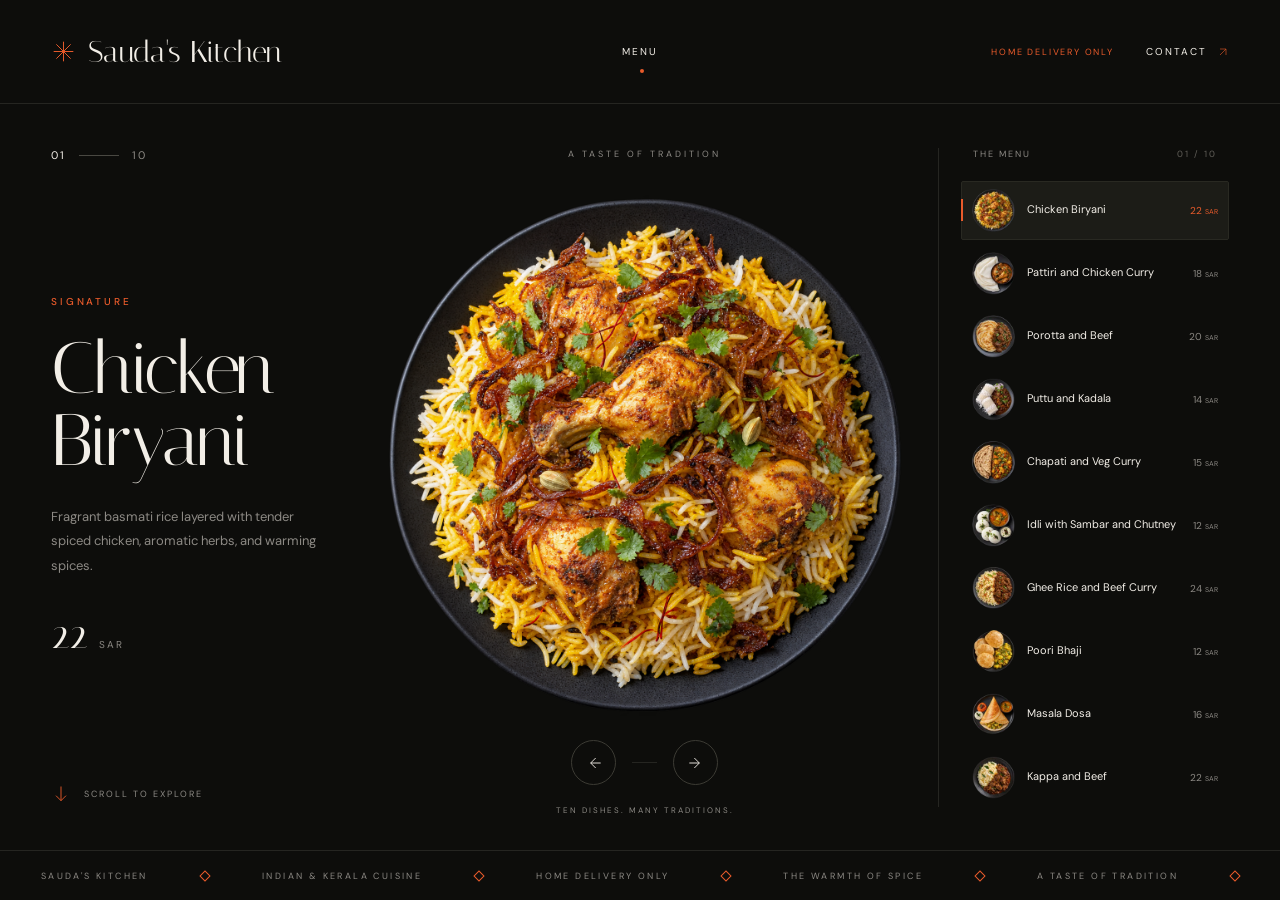
<file: index.html>
<!doctype html>
<html lang="en">
<head>
  <meta charset="utf-8">
  <meta name="viewport" content="width=device-width, initial-scale=1, viewport-fit=cover">
  <meta name="theme-color" content="#0d0d0b">
  <meta name="description" content="Sauda's Kitchen — Indian and Kerala cuisine. Home delivery only. Explore our ten-dish menu and contact us.">
  <title>Sauda's Kitchen — Indian & Kerala Menu</title>
  <link rel="preload" href="images/chicken-biryani.png" as="image" media="(min-width: 901px)" fetchpriority="high">
  <link rel="preload" href="assets/display/chicken-biryani.webp" as="image" media="(max-width: 900px)" fetchpriority="high">
  <link rel="stylesheet" href="styles.css">
  <script src="menu.js" defer></script>
</head>
<body>
  <header class="header">
    <a class="wordmark" href="./" aria-label="Sauda's Kitchen menu home"><svg aria-hidden="true" viewBox="0 0 28 28"><path d="M14 3v22M3 14h22M6 6l16 16M6 22 22 6"/></svg>Sauda's Kitchen</a>
    <span class="header-menu">MENU</span>
    <div class="header-actions"><span class="delivery-notice">HOME DELIVERY ONLY</span><button class="contact-trigger" id="contact-open" aria-haspopup="dialog" aria-controls="contact-dialog">CONTACT <svg aria-hidden="true" viewBox="0 0 24 24"><path d="M6 18 18 6M6 6h12v12"/></svg></button></div>
  </header>
  <p class="mobile-delivery"><svg aria-hidden="true" viewBox="0 0 24 24"><path d="M3 5h11v12H3zM14 9h4l3 4v4h-7M4 17h16"/><circle cx="7" cy="18" r="2"/><circle cx="18" cy="18" r="2"/></svg> HOME DELIVERY ONLY</p>

  <main class="menu-experience" aria-label="Sauda's Kitchen menu">
    <section class="dish-info" aria-labelledby="dish-name">
      <div class="dish-count"><span id="dish-number">01</span><span class="count-line"></span><span>10</span></div>
      <div class="dish-copy">
        <p class="eyebrow" id="dish-category">SIGNATURE</p>
        <h1 id="dish-name">Chicken Biryani</h1>
        <p class="description" id="dish-description">Fragrant basmati rice layered with tender spiced chicken, aromatic herbs, and warming spices.</p>
        <p class="price"><span id="dish-price">22</span><span class="currency">SAR</span></p>
      </div>
      <p class="explore-hint"><svg aria-hidden="true" viewBox="0 0 24 24"><path d="M12 3v17m-6-6 6 6 6-6"/></svg><span class="desktop-hint">SCROLL TO EXPLORE</span><span class="mobile-hint">SWIPE TO EXPLORE</span></p>
    </section>

    <section class="hero" aria-label="Selected dish photograph">
      <p class="hero-caption">A TASTE OF TRADITION</p>
      <div class="plate-stage" id="plate-stage">
        <div class="plate-slot" id="plate-a"><picture><source media="(max-width: 900px)" srcset="assets/display/chicken-biryani.webp"><img class="plate-image" src="images/chicken-biryani.png" alt="Chicken Biryani" width="1254" height="1254" fetchpriority="high" draggable="false"></picture></div>
        <div class="plate-slot" id="plate-b" hidden><picture><source media="(max-width: 900px)"><img class="plate-image" alt="" width="1254" height="1254" draggable="false"></picture></div>
        <div class="ingredient-layer" id="ingredient-layer" data-dish-index="0" aria-hidden="true"></div>
        <div class="ingredient-panel" id="ingredient-panel" hidden><p class="ingredient-panel-heading">VISIBLE COMPONENTS</p><ul id="ingredient-list"></ul></div>
        <div class="mobile-ingredient-hotspots" id="mobile-ingredient-hotspots" role="group" aria-label="Ingredient hotspots" aria-hidden="true" inert></div>
        <p class="hotspot-label" id="hotspot-label" role="status" aria-live="polite" aria-atomic="true" hidden></p>
      </div>
      <div class="hero-bottom">
        <div class="arrow-controls" aria-label="Browse dishes">
          <button id="previous" class="arrow-button" aria-label="Previous dish"><svg viewBox="0 0 24 24" aria-hidden="true"><path d="m14 6-6 6 6 6M8 12h12"/></svg></button>
          <span class="control-divider" aria-hidden="true"></span>
          <button id="next" class="arrow-button" aria-label="Next dish"><svg viewBox="0 0 24 24" aria-hidden="true"><path d="m10 6 6 6-6 6M16 12H4"/></svg></button>
        </div>
        <p class="plate-note">TEN DISHES. MANY TRADITIONS.</p>
        <button class="ingredients-toggle" id="ingredients-toggle" aria-expanded="false" aria-controls="ingredient-panel">EXPLORE INGREDIENTS</button>
      </div>
    </section>

    <nav class="dish-navigation" aria-label="All dishes">
      <div class="nav-heading"><span>THE MENU</span><span>01 / 10</span></div>
      <ol class="dish-list" id="dish-list"></ol>
    </nav>
    <p class="sr-only" role="status" aria-live="polite" id="dish-status"></p>
  </main>

  <footer class="footer" aria-label="Cuisine traditions">
    <div class="footer-track" aria-hidden="true"><span>SAUDA'S KITCHEN</span><i></i><span>INDIAN & KERALA CUISINE</span><i></i><span>HOME DELIVERY ONLY</span><i></i><span>THE WARMTH OF SPICE</span><i></i><span>A TASTE OF TRADITION</span><i></i></div>
  </footer>
  <dialog id="contact-dialog" class="contact-dialog" aria-labelledby="contact-title" aria-describedby="contact-delivery">
    <div class="contact-topline"><span>SAUDA'S KITCHEN</span><button id="contact-close" class="arrow-button" aria-label="Close contact panel"><svg viewBox="0 0 24 24" aria-hidden="true"><path d="m6 6 12 12M6 18 18 6"/></svg></button></div>
    <p class="eyebrow">GET IN TOUCH</p>
    <h2 id="contact-title">A taste of home.</h2>
    <p id="contact-delivery" class="contact-delivery">HOME DELIVERY ONLY</p>
    <div class="contact-details">
      <div><p class="contact-label">PHONE</p><a href="tel:+966577293957">+966577293957</a><a href="tel:+966564140843">+966564140843</a></div>
      <div><p class="contact-label">EMAIL</p><a class="contact-email" href="mailto:mohideenramzanmanaf@gmail.com">mohideenramzanmanaf@gmail.com</a></div>
    </div>
  </dialog>
  <noscript><p class="noscript">Enable JavaScript to explore all ten dishes.</p></noscript>
</body>
</html>
</file>
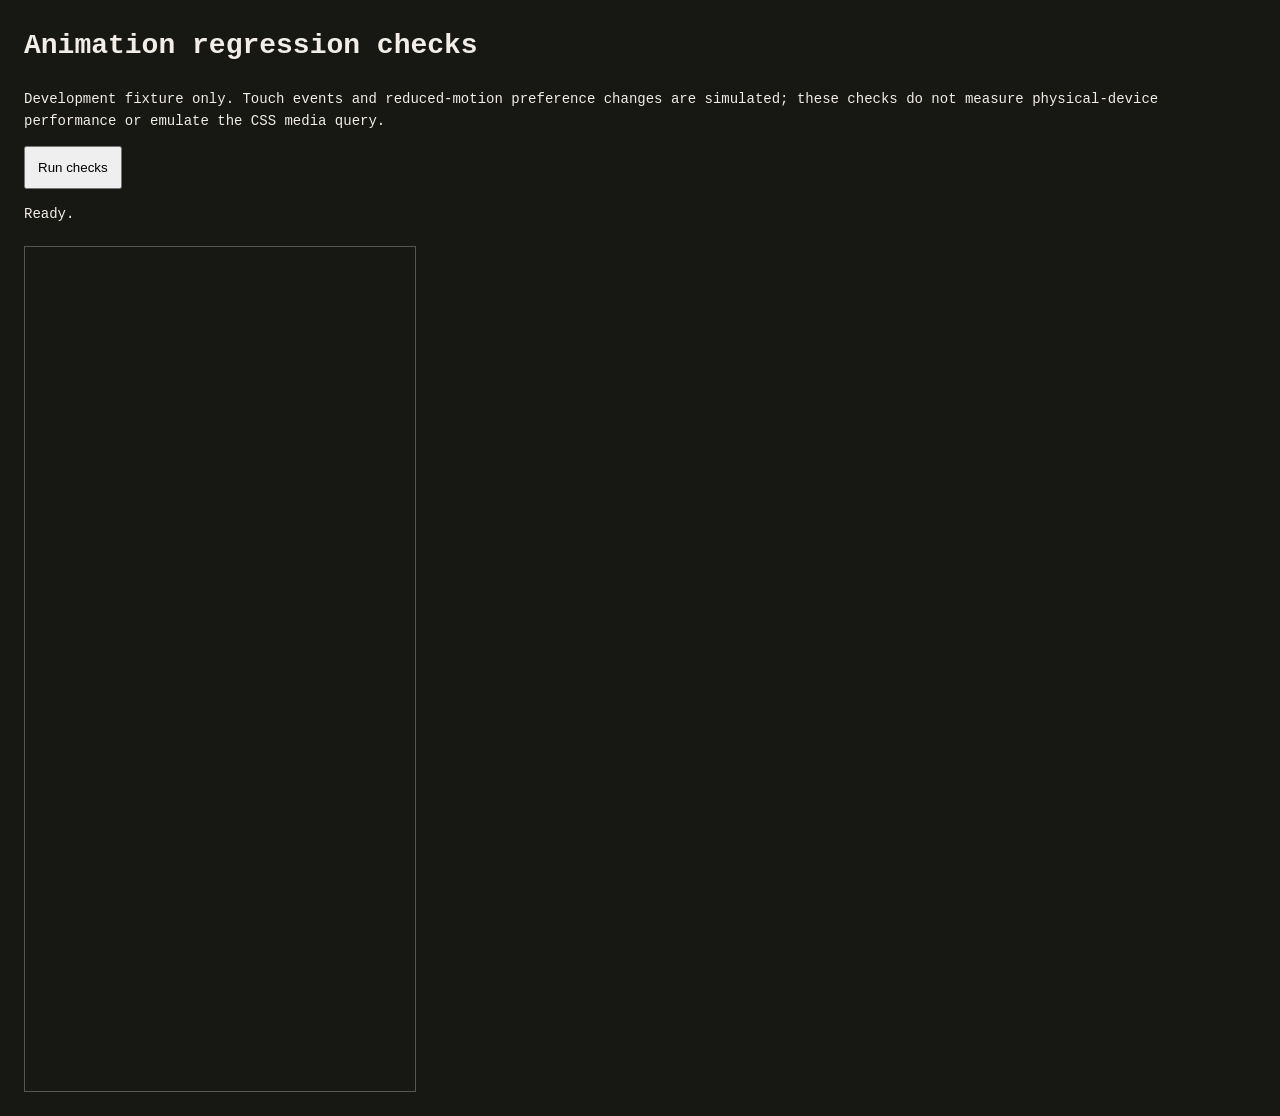
<file: tests/animation.html>
<!doctype html>
<html lang="en">
<meta charset="utf-8">
<meta name="viewport" content="width=device-width,initial-scale=1">
<title>Sauda's Kitchen — animation regression checks</title>
<style>body{background:#171714;color:#f2eee7;font:14px/1.6 monospace;margin:24px}button{padding:12px}iframe{display:block;border:1px solid #555;margin-top:20px;max-width:none}pre{white-space:pre-wrap}</style>
<h1>Animation regression checks</h1>
<p>Development fixture only. Touch events and reduced-motion preference changes are simulated; these checks do not measure physical-device performance or emulate the CSS media query.</p>
<button id="run">Run checks</button>
<pre id="results" role="status">Ready.</pre>
<iframe title="Menu test fixture" width="390" height="844"></iframe>
<script>
'use strict';
const frame = document.querySelector('iframe');
const output = document.querySelector('#results');
const sleep = ms => new Promise(resolve => setTimeout(resolve, ms));
async function until(predicate, message) {
  for (let i = 0; i < 150; i++) {
    if (predicate()) return;
    await sleep(20);
  }
  throw new Error(message);
}
document.querySelector('#run').onclick = async event => {
  event.target.disabled = true;
  output.textContent = 'Running…\n';
  const assert = (condition, message) => {
    if (!condition) throw new Error(message);
    output.textContent += `PASS ${message}\n`;
  };
  try {
    const source = await (await fetch('../index.html')).text();
    // The test fixture supplies a controllable JS media preference before the
    // unchanged production script runs; no test hooks enter the shipped menu.
    const preferenceFixture = `<script>
      const realMatchMedia = window.matchMedia.bind(window);
      const reduce = { matches: false, listeners: [], addEventListener(type, listener) { this.listeners.push(listener); } };
      window.matchMedia = query => query === '(prefers-reduced-motion: reduce)' ? reduce : realMatchMedia(query);
      window.setTestReducedMotion = matches => { reduce.matches = matches; reduce.listeners.forEach(listener => listener()); };
    <\/script>`;
    frame.srcdoc = source.replace('<head>', `<head><base href="${new URL('../', location.href)}">${preferenceFixture}`);
    await new Promise(resolve => frame.onload = resolve);
    const win = frame.contentWindow;
    const doc = win.document;
    const stage = doc.querySelector('.plate-stage');
    const main = doc.querySelector('main');
    const visiblePlate = () => doc.querySelector('.plate-slot:not([hidden]) img');
    const ambient = image => image.getAnimations().find(animation => animation.id === 'ambient-plate-rotation');
    const settled = () => !main.hasAttribute('aria-busy') && [...doc.querySelectorAll('.plate-slot')].filter(slot => !slot.hidden).length === 1;
    const select = async index => {
      doc.querySelectorAll('.dish-button')[index].click();
      await until(() => doc.querySelector('#dish-number').textContent === String(index + 1).padStart(2, '0') && settled(), 'Navigation did not settle');
    };
    await until(() => doc.querySelectorAll('.dish-button').length === 10 && visiblePlate().complete, 'Initialization failed');
    let rotation = ambient(visiblePlate());
    assert(rotation.playState === 'running', 'First plate rotates without interaction on mobile');
    assert(rotation.effect.getTiming().duration === 30000, 'Ambient revolution is 30 seconds');
    const startTime = rotation.currentTime;
    await sleep(120);
    assert(rotation.currentTime > startTime, 'Ambient rotation advances automatically');
    stage.dispatchEvent(new win.PointerEvent('pointermove', { pointerType: 'mouse' }));
    assert(rotation.playState === 'running', 'Mobile layout ignores sticky mouse hover');
    frame.width = '1440';
    await sleep(80);
    stage.dispatchEvent(new win.PointerEvent('pointermove', { pointerType: 'mouse' }));
    if (win.matchMedia('(hover: hover) and (pointer: fine)').matches) {
      assert(rotation.playState === 'paused', 'Desktop pointer pauses ambient rotation');
      // WAAPI pause is committed on the next rendering frame, not synchronously.
      await sleep(50);
      const pausedTime = rotation.currentTime;
      await sleep(120);
      assert(rotation.currentTime === pausedTime, 'Hover holds the rotation angle');
      stage.dispatchEvent(new win.PointerEvent('pointerleave', { pointerType: 'mouse' }));
      await sleep(120);
      assert(rotation.playState === 'running' && rotation.currentTime > pausedTime, 'Mouse leave resumes the same animation');
    }
    frame.width = '390';
    await sleep(80);
    for (let i = 1; i < 10; i++) {
      await select(i);
      assert(visiblePlate().naturalWidth > 0 && ambient(visiblePlate()).playState === 'running', `Dish ${i + 1} loads and rotates after rolling`);
      const wrapper = visiblePlate().closest('.plate-slot');
      const matrix = new win.DOMMatrix(win.getComputedStyle(wrapper).transform);
      assert(Math.abs(matrix.m41) < .01 && Math.abs(matrix.m42) < .01, `Dish ${i + 1} settles exactly at center`);
    }
    doc.querySelector('#next').click();
    doc.querySelector('#next').click();
    doc.querySelector('#next').click();
    await until(() => doc.querySelector('#dish-number').textContent === '03' && settled(), 'Rapid navigation failed');
    assert(ambient(visiblePlate()).playState === 'running', 'Rapid wrapped navigation leaves one rotating plate');
    // Synthetic Pointer Events exercise the ONE production recognizer, without
    // claiming native touchscreen emulation or real-device testing.
    let pointerId = 10;
    const pointer = (type, x, y, id = pointerId) => stage.dispatchEvent(new win.PointerEvent(type, { pointerType: 'touch', pointerId: id, clientX: x, clientY: y, bubbles: true }));
    const swipe = (from, to) => {
      pointerId++;
      pointer('pointerdown', from, 200);
      pointer('pointermove', to, 200);
      pointer('pointerup', to, 200);
    };
    swipe(230, 190); swipe(230, 190); swipe(230, 190);
    await until(() => doc.querySelector('#dish-number').textContent === '05' && settled(), 'Latest swipe intent was lost');
    assert(doc.querySelector('#dish-number').textContent === '05', 'Rapid swipes retain one latest destination without a backlog');
    swipe(120, 160);
    await until(() => doc.querySelector('#dish-number').textContent === '04' && settled(), 'Backward swipe failed');
    assert(doc.querySelector('#dish-number').textContent === '04', 'Right swipe navigates backward');
    swipe(220, 214);
    await sleep(80);
    assert(doc.querySelector('#dish-number').textContent === '04', 'Small accidental movement is ignored');
    pointerId++;
    pointer('pointerdown', 200, 200); pointer('pointermove', 215, 250); pointer('pointerup', 80, 320);
    assert(doc.querySelector('#dish-number').textContent === '04', 'Vertical gesture remains vertical and does not navigate');
    assert(win.getComputedStyle(stage).touchAction.includes('pan-y'), 'Native vertical scrolling is permitted by touch-action');
    pointerId++;
    pointer('pointerdown', 230, 200); pointer('pointerdown', 220, 200, pointerId + 1);
    pointer('pointermove', 100, 200); pointer('pointerup', 100, 200); pointer('pointerup', 100, 200, pointerId + 1);
    assert(doc.querySelector('#dish-number').textContent === '04', 'Multitouch gesture is ignored');
    pointerId++;
    pointer('pointerdown', 230, 200); await sleep(35); pointer('pointerup', 205, 200);
    await until(() => doc.querySelector('#dish-number').textContent === '05' && settled(), 'Short fast flick failed');
    assert(doc.querySelector('#dish-number').textContent === '05', 'Velocity recognizes a short deliberate flick');
    doc.querySelector('#ingredients-toggle').click();
    await until(() => doc.querySelector('.mobile-ingredient-hotspots').classList.contains('is-visible'), 'Hotspots did not appear');
    const hotspotButtons = () => [...doc.querySelectorAll('.ingredient-hotspot')];
    assert(doc.querySelector('#ingredient-panel').hidden && doc.querySelector('#hotspot-label').hidden, 'Opening mobile exploration shows no ingredient names or old list');
    assert(hotspotButtons().length >= 2 && ambient(visiblePlate()).playState === 'paused', 'Explore pauses the existing rotation and reveals hotspots');
    assert(hotspotButtons().every(button => button.getBoundingClientRect().width >= 44 && button.getBoundingClientRect().height >= 44), 'Hotspots have 44px invisible targets');
    hotspotButtons()[0].click();
    assert(doc.querySelector('#hotspot-label').textContent === hotspotButtons()[0].getAttribute('aria-label'), 'A hotspot reveals its matching ingredient');
    assert(doc.querySelector('#hotspot-label').getBoundingClientRect().bottom <= doc.querySelector('.arrow-controls').getBoundingClientRect().top, 'The ingredient label stays above the existing navigation controls');
    hotspotButtons()[1].click();
    assert(doc.querySelector('#hotspot-label').textContent === hotspotButtons()[1].getAttribute('aria-label') && doc.querySelectorAll('.ingredient-hotspot[aria-pressed="true"]').length === 1, 'Selecting another hotspot replaces the single label');
    hotspotButtons()[1].click();
    assert(doc.querySelector('#hotspot-label').hidden && doc.querySelectorAll('.ingredient-hotspot[aria-pressed="true"]').length === 0, 'Tapping the active hotspot deselects it');
    const stageRect = stage.getBoundingClientRect();
    hotspotButtons()[2].dispatchEvent(new win.MouseEvent('click', { detail: 1, bubbles: true, clientX: stageRect.left + parseFloat(hotspotButtons()[1].style.left), clientY: stageRect.top + parseFloat(hotspotButtons()[1].style.top) }));
    assert(doc.querySelector('#hotspot-label').textContent === hotspotButtons()[1].getAttribute('aria-label'), 'Overlapping touch targets choose the nearest visible marker');
    swipe(230, 190);
    await sleep(100);
    assert(doc.querySelector('#dish-number').textContent === '05', 'Plate gestures are suppressed only while hotspot exploration is open');
    doc.querySelector('#ingredients-toggle').click();
    assert(ambient(visiblePlate()).playState === 'running' && doc.querySelector('.mobile-ingredient-hotspots').inert, 'Closing hides hotspot controls and resumes rotation');
    // Independent trigonometry validates the reviewed anchors at three widths
    // and paused angles, including a photograph with non-square contain-fit.
    await select(6);
    for (const width of [360, 390, 430]) {
      frame.width = String(width); await sleep(60);
      for (const time of [0, 7500, 13750]) {
        rotation = ambient(visiblePlate()); rotation.currentTime = time;
        const priorTime = rotation.currentTime;
        doc.querySelector('#ingredients-toggle').click();
        await until(() => doc.querySelector('.mobile-ingredient-hotspots').classList.contains('is-visible'), 'Hotspots did not align');
        const image = visiblePlate();
        const w = stage.clientWidth, h = stage.clientHeight;
        const fit = Math.min(w / image.naturalWidth, h / image.naturalHeight);
        const wrapper = new win.DOMMatrix(win.getComputedStyle(image.closest('.plate-slot')).transform);
        const angle = Math.atan2(wrapper.b, wrapper.a) + rotation.currentTime / 30000 * Math.PI * 2;
        assert(hotspotButtons().every(button => {
          const dx = (Number(button.dataset.sourceX) / 100 - .5) * image.naturalWidth * fit;
          const dy = (Number(button.dataset.sourceY) / 100 - .5) * image.naturalHeight * fit;
          return Math.abs(parseFloat(button.style.left) - (w / 2 + dx * Math.cos(angle) - dy * Math.sin(angle))) < .2 && Math.abs(parseFloat(button.style.top) - (h / 2 + dx * Math.sin(angle) + dy * Math.cos(angle))) < .2;
        }), `Hotspots align at ${width}px and paused time ${time}ms`);
        assert(Math.abs(rotation.currentTime - priorTime) < 50, 'Exploration preserves the existing angle instead of snapping to zero');
        const pausedTime = rotation.currentTime; await sleep(50);
        assert(rotation.currentTime === pausedTime, 'Exploration keeps the plate stationary');
        doc.querySelector('#ingredients-toggle').click(); await sleep(50);
        assert(rotation.currentTime >= pausedTime && rotation.currentTime - pausedTime < 100, 'Closing resumes from the preserved animation time');
      }
    }
    doc.querySelector('#ingredients-toggle').click();
    await until(() => doc.querySelector('.mobile-ingredient-hotspots').classList.contains('is-visible'), 'Exploration failed to reopen');
    hotspotButtons()[0].click();
    const oldWidth = stage.clientWidth;
    const oldPoint = { x: parseFloat(hotspotButtons()[0].style.left), y: parseFloat(hotspotButtons()[0].style.top) };
    const selectedName = doc.querySelector('#hotspot-label').textContent;
    frame.width = '360'; await sleep(100);
    const ratio = stage.clientWidth / oldWidth;
    assert(Math.abs(parseFloat(hotspotButtons()[0].style.left) - oldPoint.x * ratio) < .2 && Math.abs(parseFloat(hotspotButtons()[0].style.top) - oldPoint.y * ratio) < .2 && doc.querySelector('#hotspot-label').textContent === selectedName, 'Resizing open exploration realigns markers and retains the selected label');
    doc.querySelector('#next').click();
    await until(() => doc.querySelector('#dish-number').textContent === '08' && settled(), 'Arrow navigation failed during exploration');
    assert(doc.querySelector('.mobile-ingredient-hotspots').inert && doc.querySelector('#hotspot-label').hidden && doc.querySelector('#ingredients-toggle').getAttribute('aria-expanded') === 'false', 'Existing navigation automatically clears hotspots and label');
    // Validate rotated SVG geometry independently with trigonometry. Check a
    // rolled, non-square original photograph as well as the first circular one.
    frame.width = '1440'; await sleep(80);
    stage.dispatchEvent(new win.PointerEvent('pointermove', { pointerType: 'mouse' }));
    stage.dispatchEvent(new win.PointerEvent('pointerleave', { pointerType: 'mouse' }));
    assert(!doc.body.classList.contains('mobile-ingredients'), 'Mouse-capable desktop retains its original ingredient mode');
    for (const index of [0, 6, 8]) {
      await select(index);
      rotation = ambient(visiblePlate());
      rotation.currentTime = 7500;
      doc.querySelector('#ingredients-toggle').click();
      await until(() => doc.querySelectorAll('.ingredient-anchor').length > 0 && doc.querySelector('.ingredient-layer').classList.contains('is-visible'), 'Annotations did not render');
      const image = visiblePlate();
      const width = stage.clientWidth, height = stage.clientHeight;
      const fitScale = Math.min(width / image.naturalWidth, height / image.naturalHeight);
      const wrapper = new win.DOMMatrix(win.getComputedStyle(image.closest('.plate-slot')).transform);
      const angle = Math.atan2(wrapper.b, wrapper.a) + rotation.currentTime / 30000 * 2 * Math.PI;
      const aligned = [...doc.querySelectorAll('.ingredient-anchor')].every(circle => {
        const dx = (Number(circle.dataset.sourceX) / 100 - .5) * image.naturalWidth * fitScale;
        const dy = (Number(circle.dataset.sourceY) / 100 - .5) * image.naturalHeight * fitScale;
        const expectedX = width / 2 + dx * Math.cos(angle) - dy * Math.sin(angle);
        const expectedY = height / 2 + dx * Math.sin(angle) + dy * Math.cos(angle);
        return Math.abs(Number(circle.getAttribute('cx')) - expectedX) < .2 && Math.abs(Number(circle.getAttribute('cy')) - expectedY) < .2;
      });
      assert(aligned, `Dish ${index + 1} connectors follow its paused angle, rolled wrapper and contain-fit bounds`);
      const frozen = rotation.currentTime; await sleep(80);
      assert(rotation.currentTime === frozen, 'Annotations keep the exact paused orientation');
      doc.querySelector('#ingredients-toggle').click();
      assert(ambient(visiblePlate()).playState === 'running', 'Annotation dismissal resumes the existing rotation');
    }
    // A hybrid tablet switches only its ingredient presentation, based on the
    // pointer actually used. It never shows SVG callouts and hotspots together.
    stage.dispatchEvent(new win.PointerEvent('pointermove', { pointerType: 'mouse' }));
    await until(() => doc.querySelector('.ingredient-layer').classList.contains('is-visible'), 'Desktop hover failed before touch switch');
    stage.dispatchEvent(new win.PointerEvent('pointerdown', { pointerType: 'touch', pointerId: 1000, clientX: 200, clientY: 200, bubbles: true }));
    stage.dispatchEvent(new win.PointerEvent('pointerup', { pointerType: 'touch', pointerId: 1000, clientX: 200, clientY: 200, bubbles: true }));
    assert(ambient(visiblePlate()).playState === 'running', 'Switching from desktop hover to touch resumes ambient rotation until Explore is tapped');
    doc.querySelector('#ingredients-toggle').click();
    await until(() => doc.querySelector('.mobile-ingredient-hotspots').classList.contains('is-visible'), 'Hybrid touch mode failed');
    assert(doc.body.classList.contains('mobile-ingredients') && doc.querySelector('#ingredient-panel').hidden && !doc.querySelector('.ingredient-layer').classList.contains('is-visible'), 'Hybrid tablet touch shows only hotspots');
    hotspotButtons()[0].click();
    assert(doc.querySelector('#hotspot-label').getBoundingClientRect().bottom <= doc.querySelector('.arrow-controls').getBoundingClientRect().top, 'Wide touch layouts keep the single label clear of arrow controls');
    stage.dispatchEvent(new win.PointerEvent('pointermove', { pointerType: 'mouse' }));
    await until(() => doc.querySelector('.ingredient-layer').classList.contains('is-visible'), 'Hybrid mouse mode failed');
    assert(!doc.body.classList.contains('mobile-ingredients') && doc.querySelector('.mobile-ingredient-hotspots').inert, 'Hybrid mouse input restores only original desktop annotations');
    stage.dispatchEvent(new win.PointerEvent('pointerleave', { pointerType: 'mouse' }));
    const hasEmoji = /\p{Extended_Pictographic}|\p{Regional_Indicator}|[\uFE0F\u200D\u20E3]/u;
    assert(!hasEmoji.test(doc.body.textContent) && [...doc.querySelectorAll('[aria-label]')].every(node => !hasEmoji.test(node.getAttribute('aria-label'))), 'Rendered interface and accessibility labels contain no emoji');
    frame.width = '390'; await sleep(80);
    await select(4);
    win.setTestReducedMotion(true);
    assert(ambient(visiblePlate()).playState === 'paused', 'Reduced-motion preference pauses ambient rotation');
    await select(4);
    assert(!stage.classList.contains('is-transitioning') && ambient(visiblePlate()).playState === 'paused', 'Reduced-motion navigation settles without rolling');
    win.setTestReducedMotion(false);
    doc.querySelector('#next').click();
    await until(() => main.hasAttribute('aria-busy'), 'Rolling did not start');
    await sleep(240);
    const rollingSlots = [...doc.querySelectorAll('.plate-slot')].filter(slot => !slot.hidden);
    assert(rollingSlots.length === 2 && rollingSlots.every(slot => win.getComputedStyle(slot).opacity === '1'), 'Rolling photographs remain opaque instead of crossfading');
    assert(rollingSlots.some(slot => new win.DOMMatrix(win.getComputedStyle(slot).transform).m41 < 0) && rollingSlots.some(slot => new win.DOMMatrix(win.getComputedStyle(slot).transform).m41 > 0), 'Outgoing and incoming plates travel on opposite sides');
    win.setTestReducedMotion(true);
    await until(() => doc.querySelector('#dish-number').textContent === '06' && settled(), 'Preference change interrupted cleanup');
    assert(ambient(visiblePlate()).playState === 'paused', 'Preference change mid-roll cleans up and pauses');
    win.setTestReducedMotion(false);
    assert(ambient(visiblePlate()).playState === 'running', 'Disabling reduced motion resumes ambient rotation');
    output.textContent += '\nAll regression checks passed.';
  } catch (error) {
    output.textContent += `\nFAIL ${error.message}`;
  } finally {
    event.target.disabled = false;
  }
};
</script>
</html>
</file>
<file: styles.css>
@import url('https://fonts.googleapis.com/css2?family=DM+Sans:wght@400;500;600&family=Italiana&display=swap');

:root{color-scheme:dark;--bg:#0d0d0b;--ink:#f2eee7;--muted:#8c8984;--accent:#e95b2b;--border:#252521;--serif:'Italiana','Bodoni MT',Didot,Georgia,serif;--sans:'DM Sans',Arial,sans-serif}
*{box-sizing:border-box}
body{margin:0;background:var(--bg);color:var(--ink);font-family:var(--sans);-webkit-font-smoothing:antialiased}
button,a{-webkit-tap-highlight-color:transparent}
button{font:inherit;color:inherit}
button:focus-visible,a:focus-visible{outline:2px solid var(--accent);outline-offset:5px}
.header{height:104px;padding:0 4%;display:grid;grid-template-columns:1fr auto 1fr;align-items:center;border-bottom:1px solid var(--border)}
.wordmark{display:flex;align-items:center;gap:12px;color:var(--ink);text-decoration:none;font:30px var(--serif);letter-spacing:-.3px;width:fit-content;white-space:nowrap}
.wordmark svg{width:25px;height:25px;stroke:var(--accent);stroke-width:1.1;fill:none}
.header-menu{font-size:10px;letter-spacing:2px}
.header-menu{position:relative;padding:15px 0}
.header-menu:after{content:'';position:absolute;left:50%;bottom:0;width:4px;height:4px;border-radius:50%;background:var(--accent)}
.header-actions{justify-self:end;display:flex;align-items:center;gap:32px}
.delivery-notice{font-size:9px;letter-spacing:1.8px;color:var(--accent)}
.contact-trigger{border:0;padding:12px 0;background:none;font-size:10px;letter-spacing:2px;cursor:pointer;min-height:44px}
.contact-trigger svg{width:12px;height:12px;stroke:var(--accent);stroke-width:1.2;fill:none;margin-left:5px;vertical-align:middle}
.mobile-delivery{display:none}
.menu-experience{min-height:calc(100svh - 154px);display:grid;grid-template-columns:minmax(240px, .95fr) minmax(380px,1.65fr) minmax(265px,.92fr);padding:0 4%;gap:2.6vw;align-items:center;overflow:hidden;position:relative;isolation:isolate}
.dish-info{align-self:stretch;display:flex;flex-direction:column;justify-content:center;position:relative;padding:100px 0 100px}
.dish-count{position:absolute;top:44px;display:flex;align-items:center;gap:13px;font-size:11px;font-variant-numeric:tabular-nums;color:var(--muted);letter-spacing:2px}
#dish-number{color:var(--ink)}
.count-line{width:40px;height:1px;background:#494842}
.eyebrow{font-size:10px;letter-spacing:2.8px;color:var(--accent);margin:0 0 24px;font-weight:500}
h1{font-family:var(--serif);font-weight:400;font-size:clamp(52px,5.7vw,86px);line-height:.99;letter-spacing:-2px;margin:0 0 28px;max-width:400px;overflow-wrap:normal}
h1.long-title{font-size:clamp(44px,4.4vw,66px)}
.description{color:var(--muted);font-size:13px;line-height:1.9;max-width:265px;margin:0 0 30px}
.price{display:flex;align-items:baseline;gap:12px;margin:0;font-family:var(--serif);font-size:42px}
.currency{font:10px var(--sans);letter-spacing:2px;color:var(--muted)}
.explore-hint{position:absolute;bottom:46px;display:flex;align-items:center;gap:13px;color:var(--muted);font-size:9px;letter-spacing:2px;margin:0}
.explore-hint>svg{width:20px;height:20px;stroke:var(--accent);stroke-width:1.1;fill:none}
.mobile-hint{display:none}
.hero{min-width:0;align-self:stretch;display:flex;flex-direction:column;justify-content:center;align-items:center;position:relative;padding:78px 0 122px}
.hero-caption{position:absolute;top:44px;margin:0;color:var(--muted);letter-spacing:3px;font-size:9px}
.plate-stage{width:min(100%,calc(100svh - 354px));aspect-ratio:1;position:relative;touch-action:pan-y pinch-zoom;isolation:isolate;overflow:visible}
.plate-slot{position:absolute;inset:0;transform-origin:50% 50%}
.plate-stage.is-transitioning .plate-slot{will-change:transform}
.plate-slot[hidden]{display:none}
.plate-slot picture{display:block;width:100%;height:100%}
.plate-image{width:100%;height:100%;object-fit:contain;display:block;transform-origin:50% 50%;user-select:none;-webkit-user-drag:none;will-change:transform}
@keyframes plate-spin{to{transform:rotate(360deg)}}
/* Ambient plate rotation is owned exclusively by menu.js. The wrapper owns
   rolling motion; no CSS hover animation or inline play-state competes with it. */
.dish-info,.dish-navigation{z-index:2;background:var(--bg)}
.hero-caption,.hero-bottom{z-index:3}
.ingredient-layer{position:absolute;inset:0;pointer-events:none;z-index:2}
.ingredient-layer svg{display:block;width:100%;height:100%;overflow:visible}
.ingredient-connector{fill:none;stroke:var(--accent);stroke-width:.7;stroke-dasharray:1;stroke-dashoffset:1;opacity:0;transition:stroke-dashoffset .45s ease,opacity .2s}
.ingredient-anchor{fill:var(--accent);opacity:0;transition:opacity .25s}
.ingredient-label{fill:var(--ink);font-family:var(--sans);font-size:10px;letter-spacing:.4px;stroke:var(--bg);stroke-width:4px;paint-order:stroke;opacity:0;transform:translateY(3px);transition:opacity .25s .12s,transform .25s .12s}
.ingredient-layer.is-visible .ingredient-connector{stroke-dashoffset:0;opacity:.85}
.ingredient-layer.is-visible .ingredient-anchor,.ingredient-layer.is-visible .ingredient-label{opacity:1;transform:none}
.ingredient-panel[hidden]{display:none}
/* Desktop's textual equivalent is available to assistive technology; mobile
   reveals the same component list as a compact panel without cramped lines. */
.ingredient-panel{position:absolute;width:1px;height:1px;padding:0;margin:-1px;overflow:hidden;clip:rect(0,0,0,0);white-space:nowrap;pointer-events:none}
.mobile-ingredient-hotspots,.hotspot-label{display:none}
/* Mobile-only ingredient presentation. Marker centers use the existing paused
   image coordinate mapping; the upright label occupies the existing plate gap. */
.mobile-ingredients .ingredient-layer,.mobile-ingredients .ingredient-panel{display:none}
.mobile-ingredients .mobile-ingredient-hotspots{display:block;position:absolute;inset:0;z-index:4;pointer-events:none}
.ingredient-hotspot{position:absolute;width:44px;height:44px;margin:-22px 0 0 -22px;padding:0;border:0;border-radius:50%;background:transparent;display:grid;place-items:center;cursor:pointer;opacity:0;pointer-events:none;transition:opacity .18s ease}
.ingredient-hotspot::before{content:'';width:10px;height:10px;border-radius:50%;border:1px solid var(--accent);background:var(--bg);box-shadow:0 0 0 2px rgb(13 13 11 / .7);transform:scale(.85);transition:background .15s,transform .2s ease}
.ingredient-hotspot::after{content:'';position:absolute;width:3px;height:3px;border-radius:50%;background:var(--accent)}
.mobile-ingredient-hotspots.is-visible .ingredient-hotspot{opacity:1;pointer-events:auto}
.mobile-ingredient-hotspots.is-visible .ingredient-hotspot::before{transform:scale(1)}
.mobile-ingredient-hotspots.is-visible .ingredient-hotspot[aria-pressed=true]::before{background:var(--accent);transform:scale(1.2)}
.ingredient-hotspot[aria-pressed=true]::after{background:var(--ink)}
.mobile-ingredients .hotspot-label{display:block;position:absolute;top:calc(100% + 1px);left:0;right:0;z-index:4;margin:0;padding:0;color:var(--ink);font-size:12px;line-height:14px;letter-spacing:.4px;text-align:center;overflow-wrap:anywhere;pointer-events:none}
.hotspot-label[hidden]{display:none}
@media(min-width:901px){.mobile-ingredients .ingredients-toggle,.mobile-ingredients .ingredients-toggle:focus-visible{width:210px;height:44px;min-height:44px;clip:auto;overflow:visible;top:52px;padding:8px;background:var(--bg)}.mobile-ingredients .plate-note{visibility:hidden}.mobile-ingredients .hotspot-label{top:100%;line-height:12px}}
.ingredients-toggle{position:absolute;width:1px;height:1px;overflow:hidden;clip:rect(0,0,0,0);white-space:nowrap;border:0;padding:0;background:transparent;color:var(--accent);font:9px var(--sans);letter-spacing:1.7px;cursor:pointer}
.ingredients-toggle:focus-visible{width:210px;height:44px;clip:auto;overflow:visible;top:45px;background:var(--bg)}
@media(min-width:901px){.ingredients-open .dish-info,.ingredients-open .dish-navigation,.ingredients-open .header,.ingredients-open .footer{opacity:.82}.dish-info,.dish-navigation,.header,.footer{transition:opacity .25s}}
.hero-bottom{position:absolute;bottom:35px;display:flex;flex-direction:column;align-items:center;gap:20px}
.arrow-controls{display:flex;gap:16px;align-items:center}
.arrow-button{width:45px;height:45px;border:1px solid #3c3b34;border-radius:50%;background:transparent;cursor:pointer;display:grid;place-items:center;transition:background .2s,border-color .2s}
.arrow-button:hover{background:#24231f;border-color:var(--accent)}
.arrow-button svg{width:20px;fill:none;stroke:currentColor;stroke-width:1.1}
.control-divider{height:1px;width:25px;background:var(--border)}
.plate-note{font-size:8px;letter-spacing:2px;color:var(--muted);margin:0}
.dish-navigation{padding-left:22px;border-left:1px solid var(--border);min-width:0;margin:36px 0}
.nav-heading{display:flex;justify-content:space-between;font-size:9px;letter-spacing:2px;color:var(--muted);padding:0 12px 21px}
.nav-heading>span:last-child{color:#615f59;font-variant-numeric:tabular-nums}
.dish-list{list-style:none;padding:0;margin:0;display:flex;flex-direction:column;gap:4px}
.dish-button{display:flex;align-items:center;text-align:left;gap:12px;border:1px solid transparent;width:100%;padding:7px 10px;background:transparent;cursor:pointer;position:relative;border-radius:2px;transition:background .2s}
.dish-button:hover{background:#181815}
.dish-button[aria-current=true]{background:#1c1c17;border-color:#292922}
.dish-button[aria-current=true]:before{content:'';width:2px;height:22px;position:absolute;left:-1px;background:var(--accent)}
.dish-thumb{width:43px;height:43px;object-fit:contain;flex-shrink:0;animation:plate-spin 100s linear infinite}
@media(hover:hover) and (pointer:fine){.dish-button:hover .dish-thumb{animation-play-state:paused}}
.page-hidden .dish-thumb{animation-play-state:paused}
.dish-label{font-size:11px;line-height:1.45;flex:1}
.dish-cost{color:var(--muted);font-size:10px;white-space:nowrap}
.dish-cost small{font-size:7px;margin-left:3px}
.dish-button[aria-current=true] .dish-cost{color:var(--accent)}
.footer{height:50px;border-top:1px solid var(--border);overflow:hidden;display:flex;align-items:center}
.footer-track{display:flex;align-items:center;justify-content:space-around;gap:48px;min-width:100%;padding:0 3%;white-space:nowrap;font-size:9px;letter-spacing:2.4px;color:var(--muted)}
.footer-track i{flex-shrink:0;width:8px;height:8px;border:1px solid var(--accent);transform:rotate(45deg)}
.sr-only{position:absolute;width:1px;height:1px;padding:0;margin:-1px;overflow:hidden;clip:rect(0,0,0,0);white-space:nowrap;border:0}
.noscript{text-align:center;color:var(--accent)}
.contact-dialog{width:min(560px,calc(100% - 32px));max-height:calc(100svh - 40px);overflow-y:auto;color:var(--ink);background:var(--bg);border:1px solid #37352e;padding:34px 40px 40px}
.contact-dialog::backdrop{background:rgb(0 0 0 / .78)}
@supports(height:100dvh){.contact-dialog{max-height:calc(100dvh - 40px)}}
.contact-topline{display:flex;justify-content:space-between;align-items:center;margin-bottom:40px;color:var(--muted);font-size:9px;letter-spacing:2px}
.contact-topline .arrow-button{font-size:26px;font-weight:400}
.contact-dialog h2{font:54px/1.05 var(--serif);margin:0 0 22px;letter-spacing:-1px}
.contact-delivery{color:var(--accent);font-size:10px;letter-spacing:2px;margin:0 0 30px}
.contact-details{border-top:1px solid var(--border);padding-top:22px;display:grid;gap:24px}
.contact-label{font-size:9px;letter-spacing:2px;color:var(--muted);margin:0 0 9px}
.contact-details a{display:block;width:fit-content;color:var(--ink);text-decoration:none;font-size:19px;line-height:1.4;padding:10px 0;min-height:44px}
.contact-details a:hover{color:var(--accent)}
.contact-details .contact-email{font-size:14px;overflow-wrap:anywhere}
@media(min-width:1600px){.menu-experience{gap:3.4vw}.plate-stage{max-width:740px}.dish-navigation{max-width:380px}h1{font-size:96px}}
@media(max-height:820px) and (min-width:901px){.dish-navigation{margin:20px 0}.dish-thumb{width:35px;height:35px}.dish-button{padding:6px 10px}.dish-list{gap:3px}.nav-heading{padding-bottom:15px}.dish-info{padding:78px 0}.eyebrow{margin-bottom:18px}h1{margin-bottom:20px}.description{margin-bottom:20px}.hero{padding:67px 0 108px}.hero-caption,.dish-count{top:30px}.hero-bottom{bottom:22px}.explore-hint{bottom:30px}}
@media(max-width:1100px) and (min-width:901px){.header{padding:0 3%}.menu-experience{padding:0 3%;grid-template-columns:minmax(190px,.85fr) minmax(280px,1.35fr) minmax(230px,1fr);gap:18px}h1{font-size:56px}.dish-navigation{padding-left:12px}.dish-button{gap:8px;padding:6px}.dish-thumb{width:34px;height:34px}.dish-label{font-size:10px}.hero-caption{letter-spacing:1.5px}.description{font-size:12px}}
/* Mobile is a new composition: full-width plate, compact editorial copy, and a
   horizontally scrollable dish index. Native vertical scrolling stays available. */
@media(max-width:900px){
 .header{height:calc(76px + env(safe-area-inset-top));padding:env(safe-area-inset-top) 6% 0;grid-template-columns:1fr auto auto;gap:16px}
 .wordmark{font-size:25px;letter-spacing:-.4px;gap:8px}.wordmark svg{width:19px;height:19px}.header-menu{font-size:8px;letter-spacing:1px}
 .header-actions{gap:0}.delivery-notice{display:none}.contact-trigger{font-size:8px;letter-spacing:1px;min-width:44px}.contact-trigger svg{margin-left:2px}
 .mobile-delivery{height:32px;display:flex;align-items:center;justify-content:center;gap:10px;margin:0;border-bottom:1px solid var(--border);font-size:9px;letter-spacing:2px;color:var(--accent)}
 .mobile-delivery svg{width:16px;height:16px;stroke:var(--accent);stroke-width:1;fill:none}
 .menu-experience{display:flex;flex-direction:column;gap:0;padding:0;min-height:calc(100svh - 150px - env(safe-area-inset-top))}
 .hero{order:0;align-self:stretch;padding:42px 7% 119px;position:relative}
 .hero-caption{top:20px;font-size:8px;letter-spacing:2px}
 .plate-stage{max-width:450px;width:min(100%,42svh);min-width:230px}
 .hero-bottom{bottom:9px;gap:6px}.plate-note{display:none}.arrow-button{width:44px;height:44px}
 .ingredients-toggle,.ingredients-toggle:focus-visible{position:static;width:210px;height:44px;min-height:44px;overflow:visible;clip:auto;white-space:normal;padding:8px;border-bottom:1px solid var(--border);background:transparent}
 .ingredients-toggle:disabled{opacity:.5;cursor:default}
 .ingredient-layer{display:none}
 .dish-info{order:1;padding:15px 7% 23px;display:block;align-self:stretch}
 .dish-count{top:18px;right:7%;font-size:9px;gap:8px}.count-line{width:20px}
 .eyebrow{font-size:9px;letter-spacing:2px;margin:0 0 12px;padding-right:85px}
 h1,h1.long-title{font-size:clamp(36px,10vw,54px);line-height:1.04;letter-spacing:-.8px;max-width:none;margin:0 0 13px}
 .description{font-size:13px;line-height:1.75;max-width:none;margin:0 0 15px;padding-right:63px}
 .dish-copy{position:relative}.price{position:absolute;right:0;bottom:0;gap:4px;flex-direction:column;font-size:31px}.currency{font-size:8px;letter-spacing:1px}
 .explore-hint{position:static;margin-top:20px;font-size:8px;letter-spacing:1.5px}.explore-hint>svg{width:15px;height:15px;transform:rotate(-90deg)}.desktop-hint{display:none}.mobile-hint{display:inline}
 .dish-navigation{order:2;padding:17px 0 16px;margin:0;align-self:stretch;border-left:0;border-top:1px solid var(--border);min-width:0;width:100%}
 .nav-heading{padding:0 7% 13px;font-size:8px}.dish-list{flex-direction:row;gap:7px;overflow-x:auto;scrollbar-width:none;padding:0 7%;scroll-padding-inline:7%;overscroll-behavior-x:contain}.dish-list::-webkit-scrollbar{display:none}
 .dish-list li{flex:0 0 185px}.dish-button{gap:10px;padding:9px 10px;min-height:62px}.dish-thumb{width:39px;height:39px}.dish-label{font-size:10px}.dish-cost{font-size:9px}
 .footer{height:calc(42px + env(safe-area-inset-bottom));margin-top:auto;padding-bottom:env(safe-area-inset-bottom)}.footer-track{gap:26px;font-size:8px;letter-spacing:1.7px;justify-content:start;padding:0 7%}
 .contact-dialog{padding:24px}.contact-dialog h2{font-size:43px}.contact-topline{margin-bottom:32px}
}
@media(max-width:370px){.header{gap:12px}.wordmark{font-size:22px}.wordmark svg{width:16px;height:16px}.contact-trigger svg{display:none}}
@media(prefers-reduced-motion:reduce){*,*::before,*::after{animation:none!important;transition:none!important;scroll-behavior:auto!important}.plate-slot,.plate-image{will-change:auto}}
</file>
